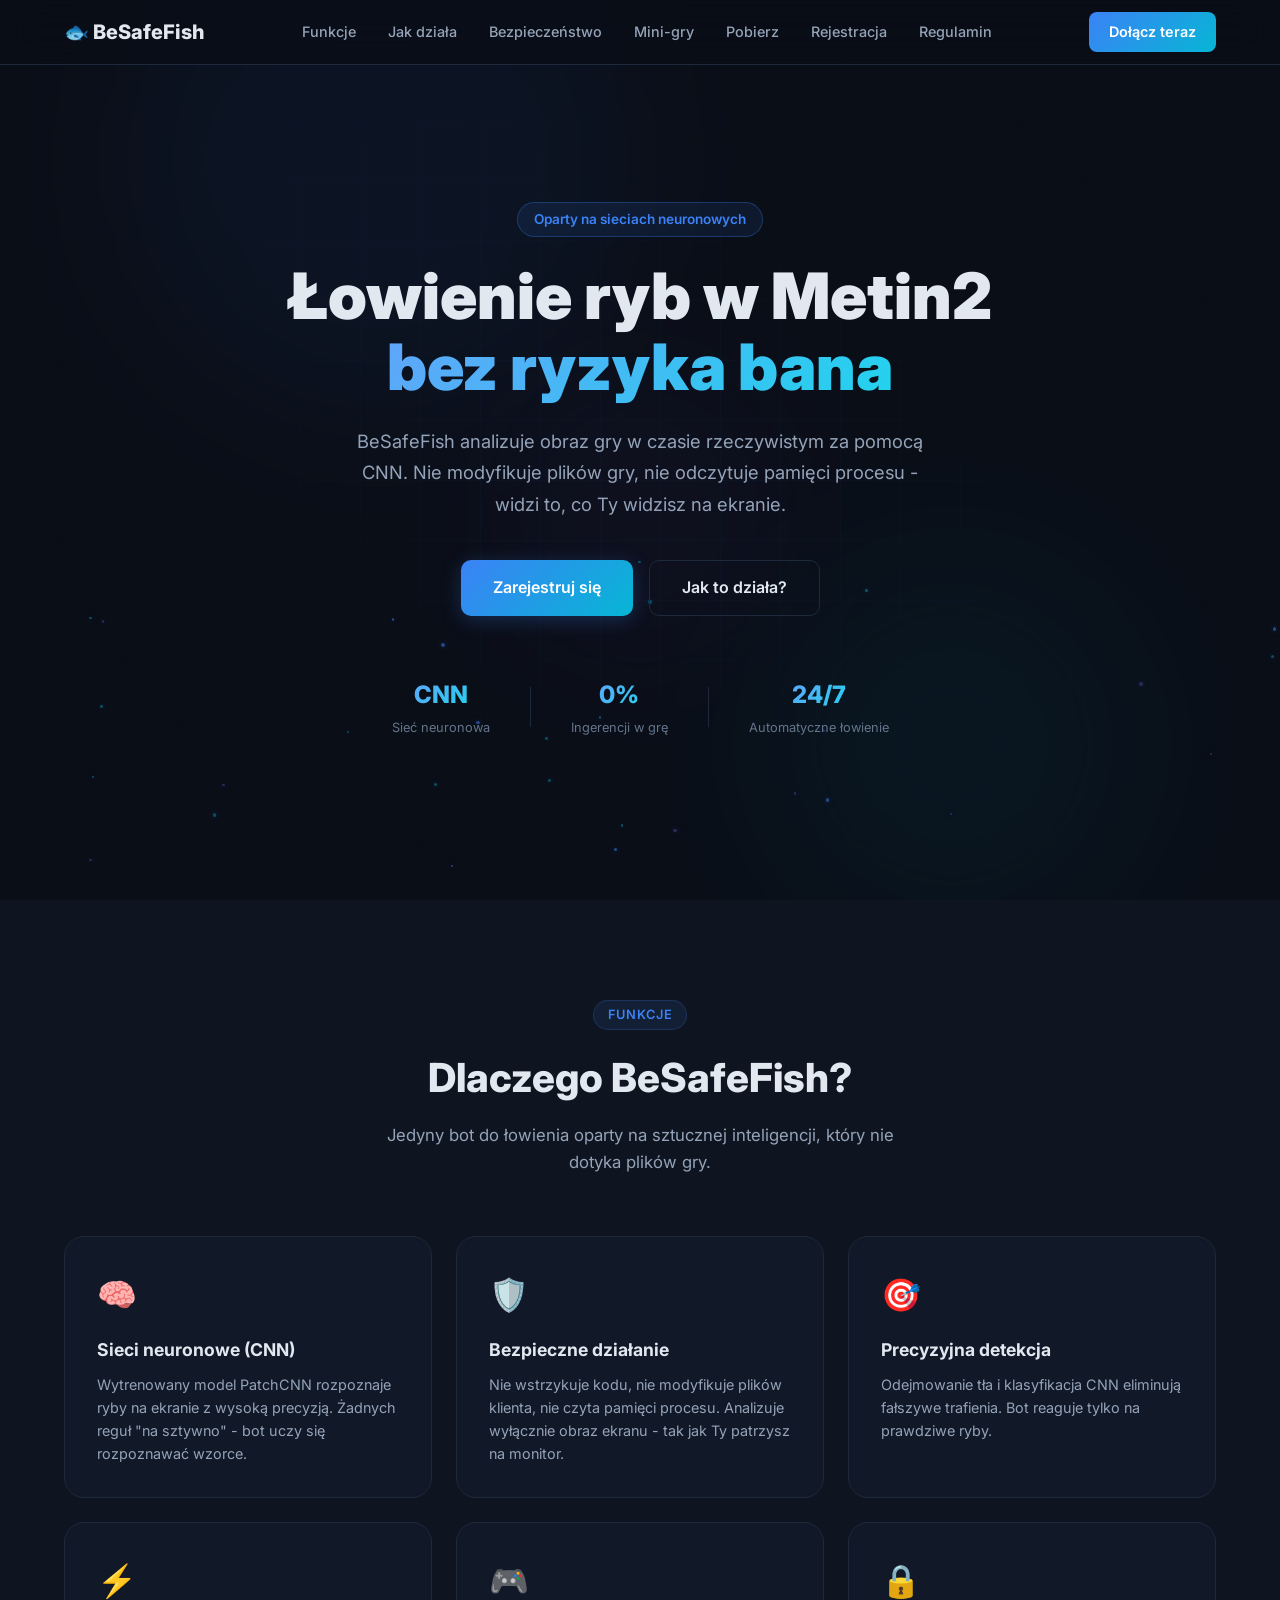
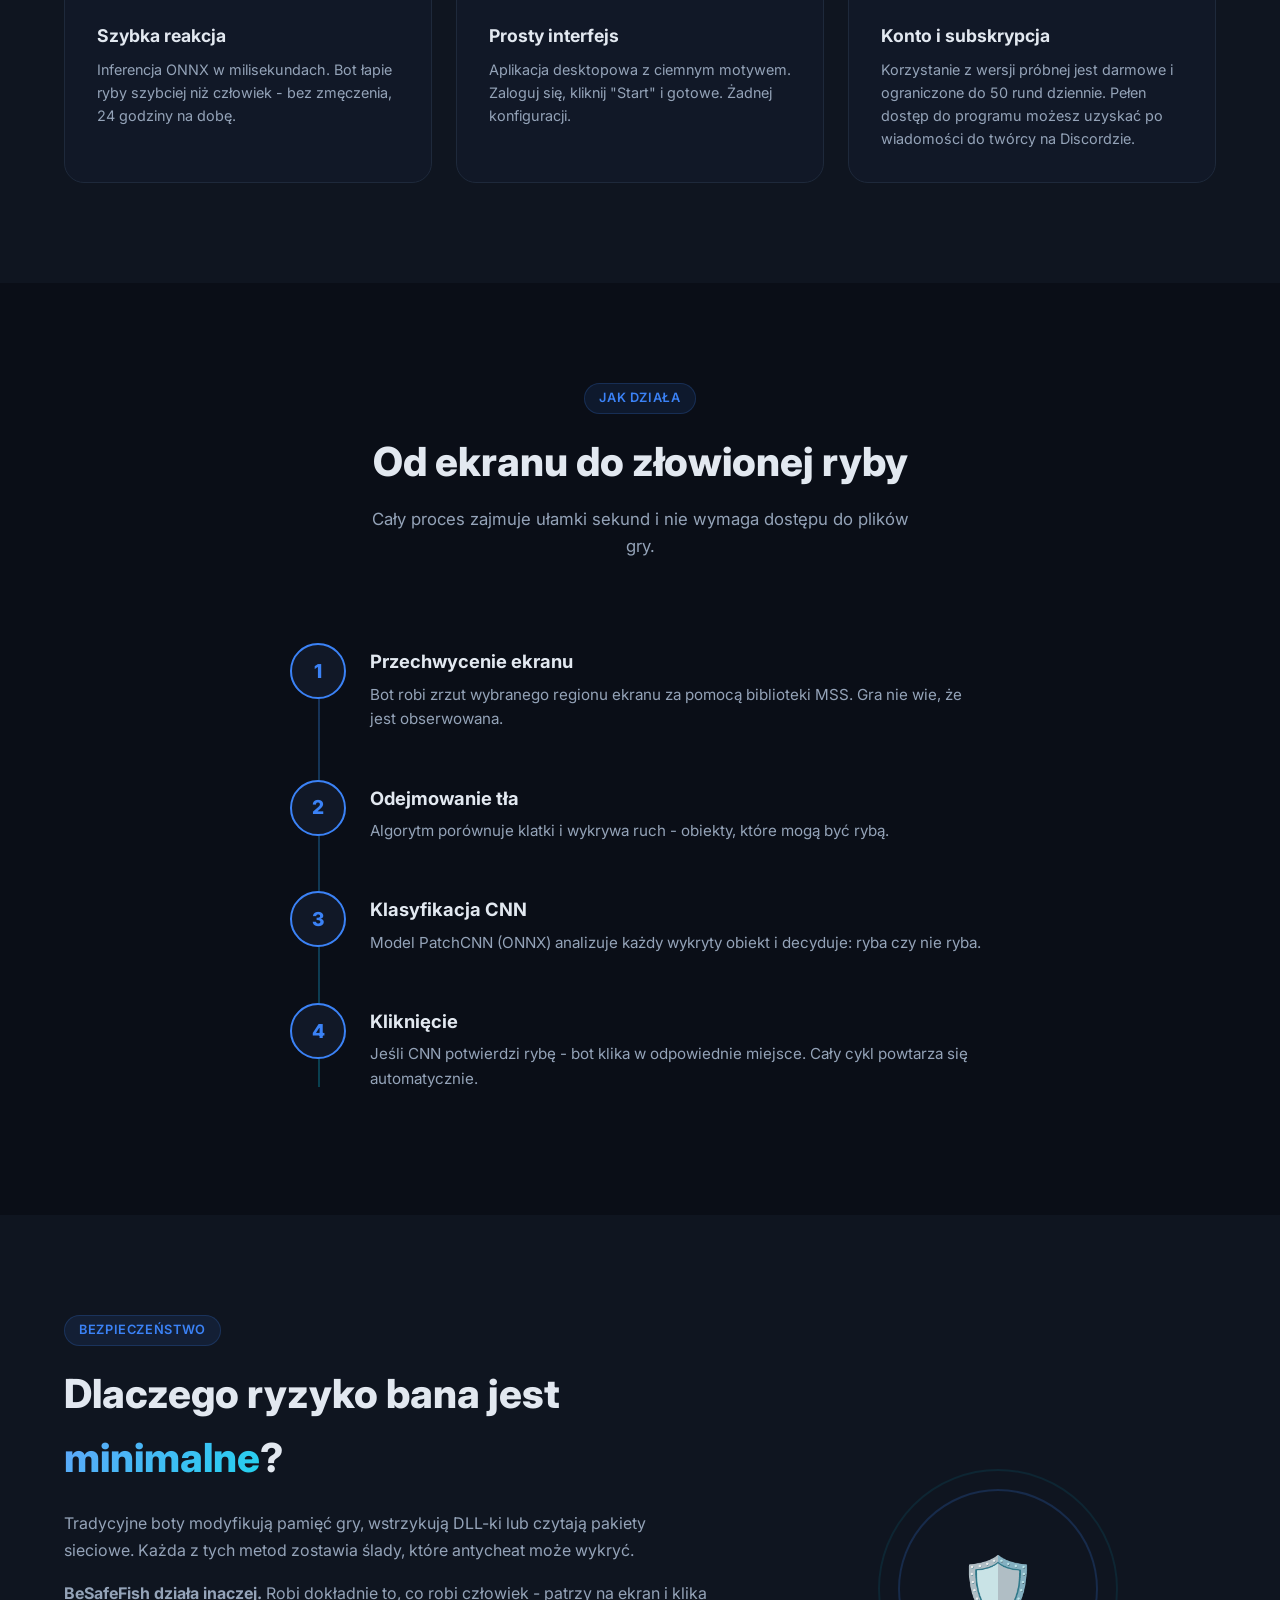
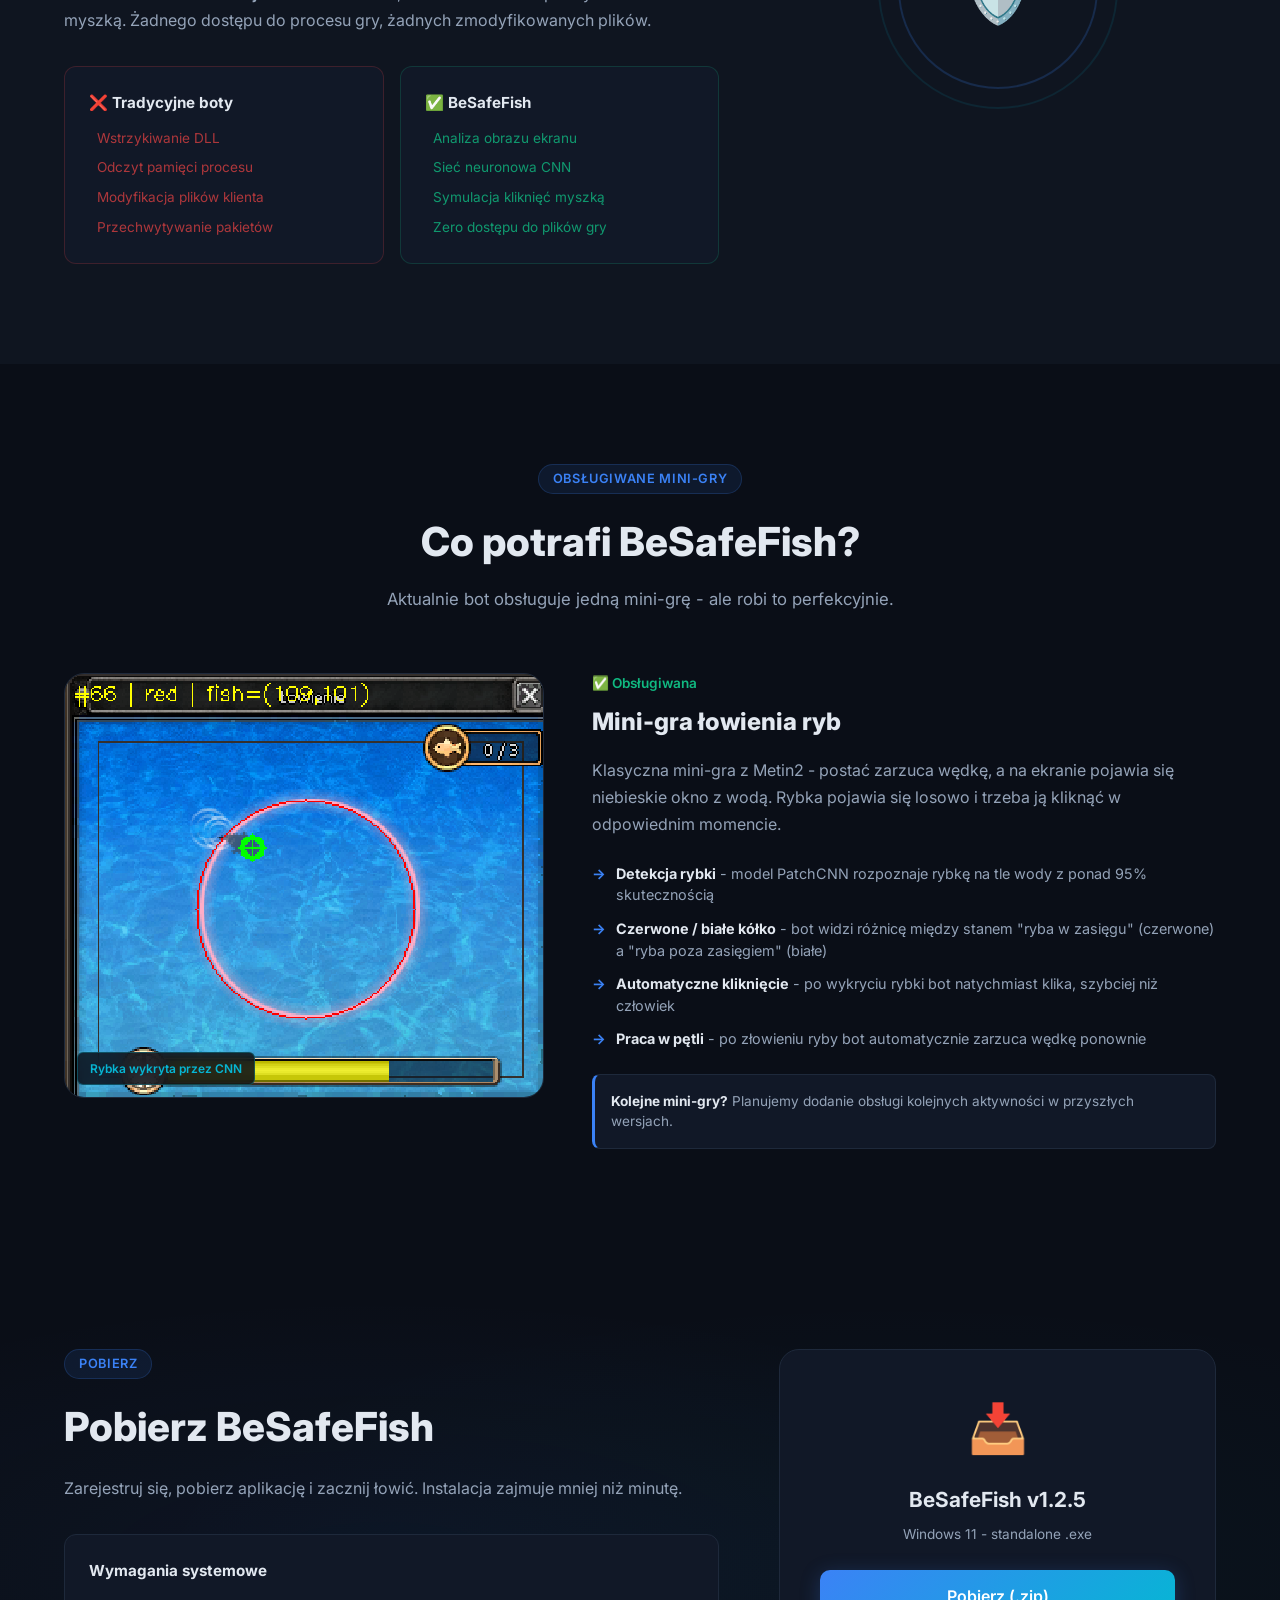
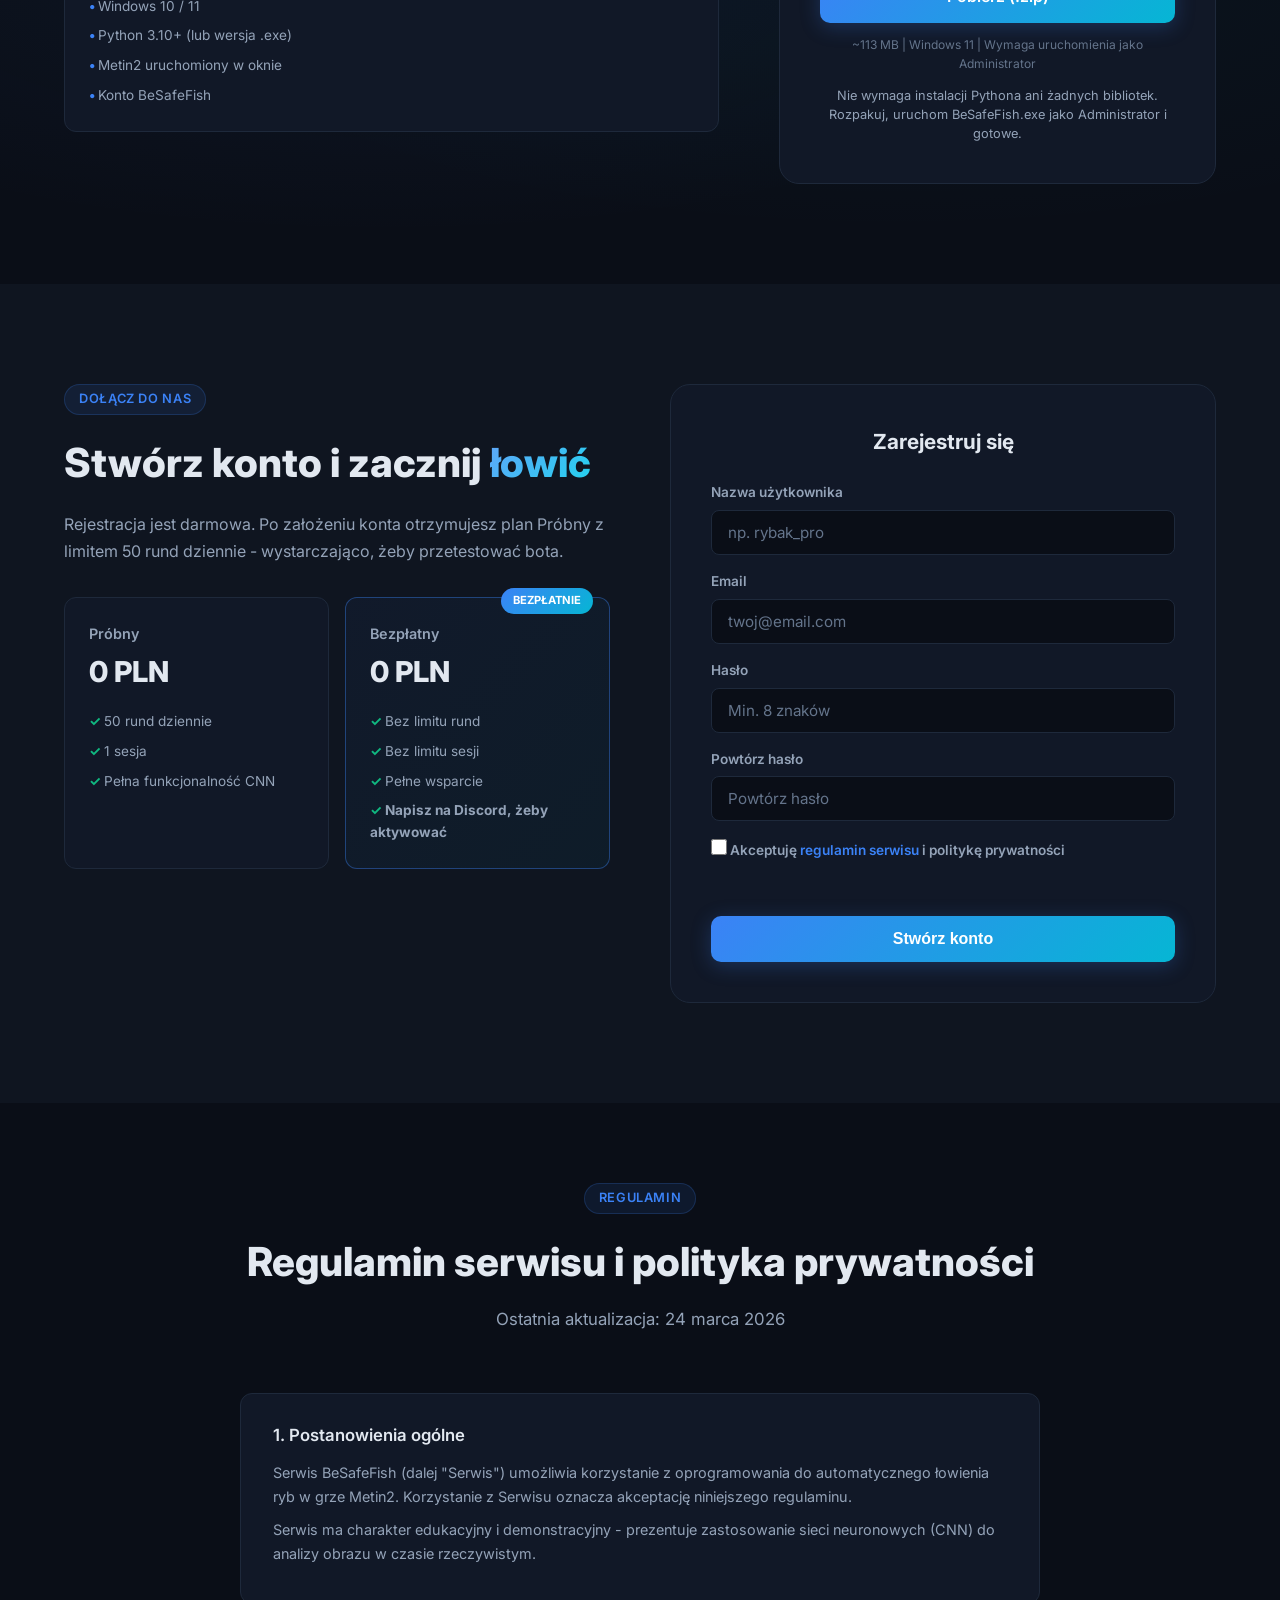
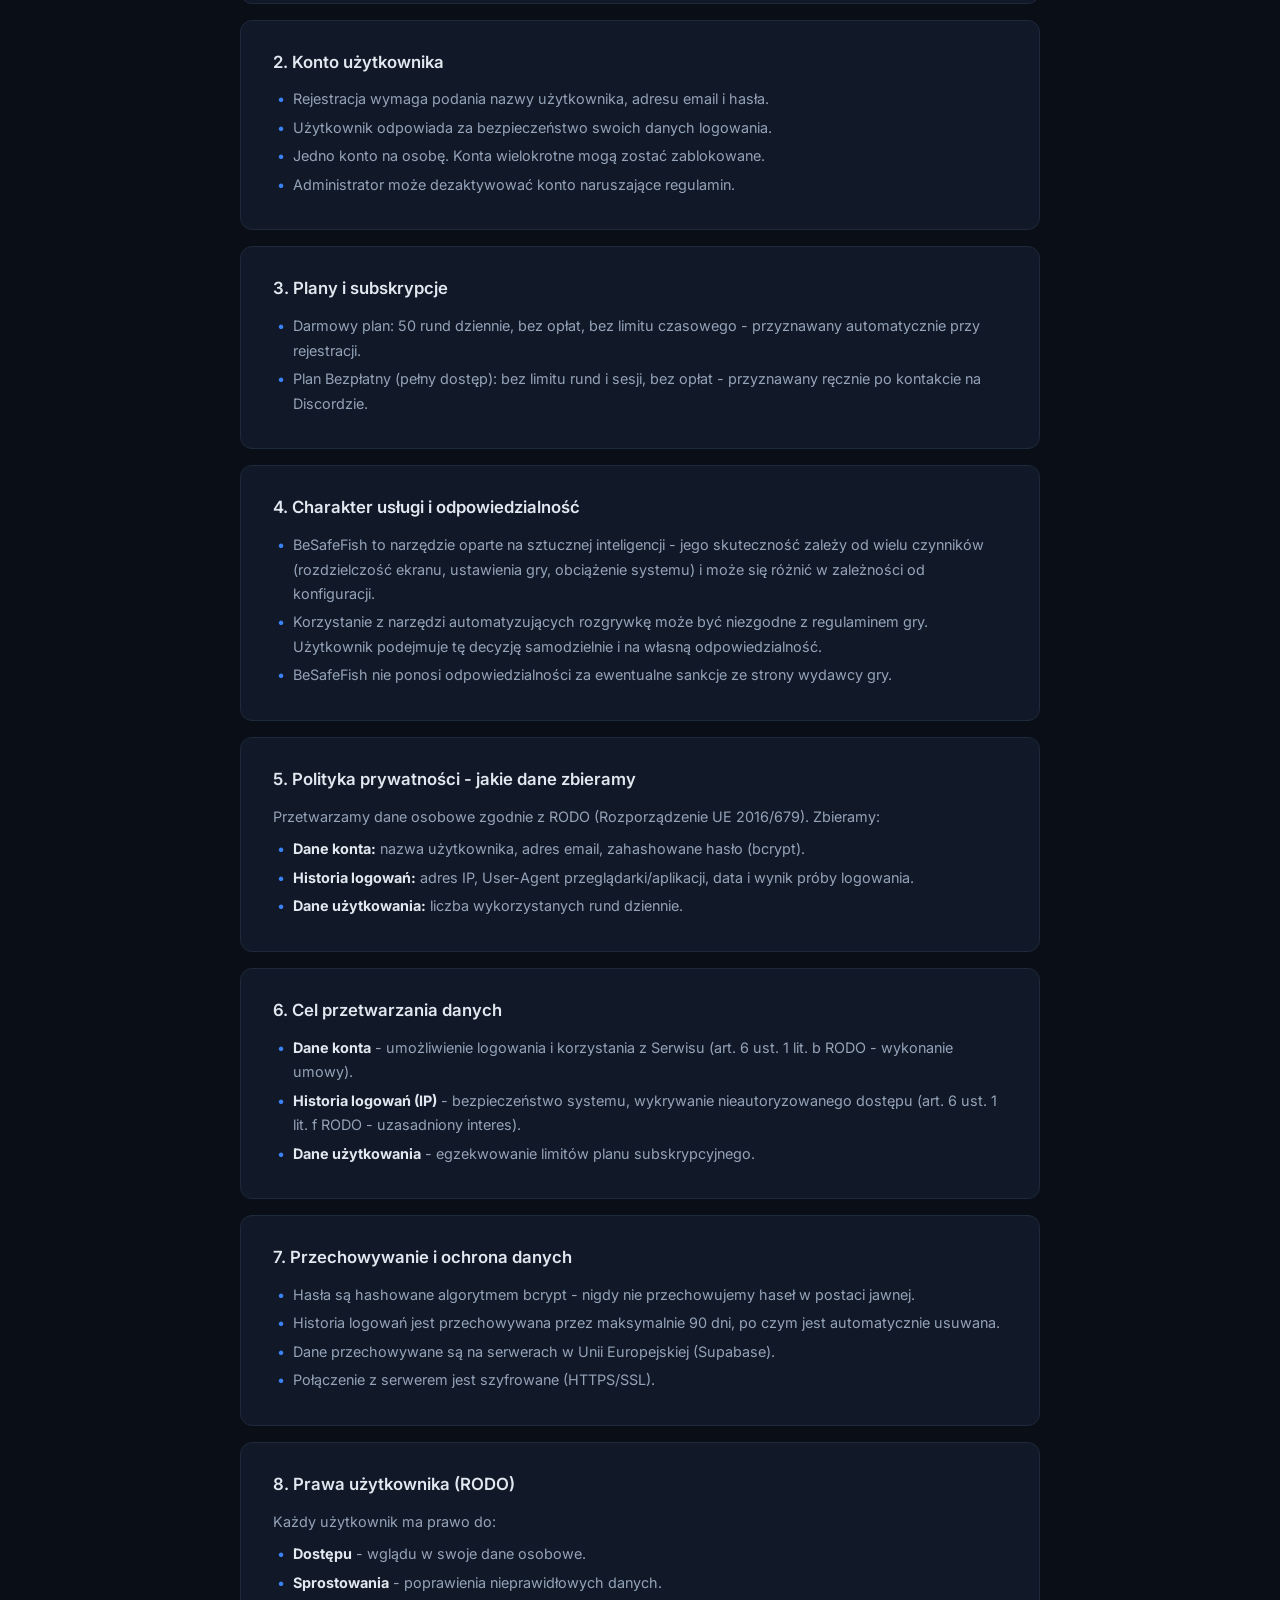
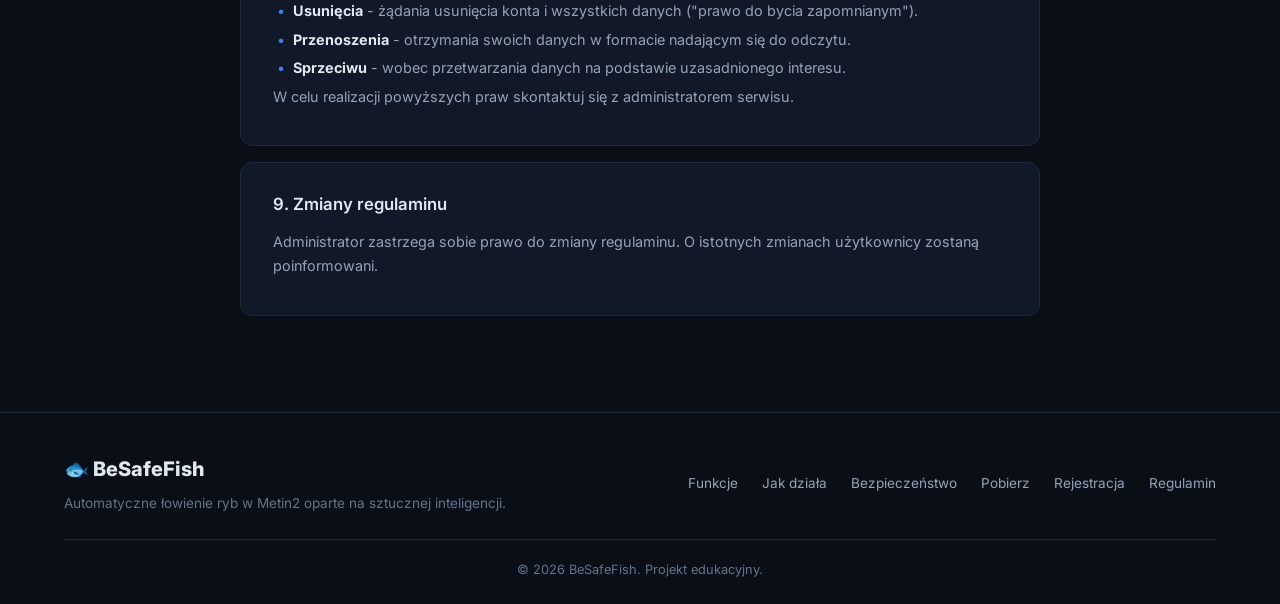
<file: app/website/index.html>
<!DOCTYPE html>
<html lang="pl">
<head>
    <meta charset="UTF-8">
    <meta name="viewport" content="width=device-width, initial-scale=1.0">
    <title>BeSafeFish - Automatyczne łowienie Metin2</title>
    <link rel="stylesheet" href="style.css">
    <link rel="preconnect" href="https://fonts.googleapis.com">
    <link href="https://fonts.googleapis.com/css2?family=Inter:wght@400;500;600;700;800;900&display=swap" rel="stylesheet">
</head>
<body>

<!-- NAV -->
<nav class="navbar">
    <div class="nav-container">
        <a href="#" class="nav-logo">&#x1F41F; BeSafeFish</a>
        <ul class="nav-links">
            <li><a href="#features">Funkcje</a></li>
            <li><a href="#how-it-works">Jak działa</a></li>
            <li><a href="#safety">Bezpieczeństwo</a></li>
            <li><a href="#minigames">Mini-gry</a></li>
            <li><a href="#download">Pobierz</a></li>
            <li><a href="#register">Rejestracja</a></li>
            <li><a href="#terms">Regulamin</a></li>
        </ul>
        <a href="#register" class="nav-cta">Dołącz teraz</a>
    </div>
</nav>

<!-- HERO -->
<section class="hero">
    <div class="hero-bg">
        <div class="hero-particles" id="particles"></div>
        <div class="hero-glow hero-glow-1"></div>
        <div class="hero-glow hero-glow-2"></div>
        <div class="hero-glow hero-glow-3"></div>
        <div class="hero-grid-lines"></div>
    </div>
    <div class="hero-content">
        <div class="hero-badge">Oparty na sieciach neuronowych</div>
        <h1>Łowienie ryb w Metin2<br><span class="gradient-text">bez ryzyka bana</span></h1>
        <p class="hero-subtitle">
            BeSafeFish analizuje obraz gry w czasie rzeczywistym za pomocą CNN.
            Nie modyfikuje plików gry, nie odczytuje pamięci procesu - widzi to, co Ty widzisz na ekranie.
        </p>
        <div class="hero-buttons">
            <a href="#register" class="btn btn-primary">Zarejestruj się</a>
            <a href="#how-it-works" class="btn btn-outline">Jak to działa?</a>
        </div>
        <div class="hero-stats">
            <div class="stat">
                <span class="stat-value">CNN</span>
                <span class="stat-label">Sieć neuronowa</span>
            </div>
            <div class="stat-divider"></div>
            <div class="stat">
                <span class="stat-value">0%</span>
                <span class="stat-label">Ingerencji w grę</span>
            </div>
            <div class="stat-divider"></div>
            <div class="stat">
                <span class="stat-value">24/7</span>
                <span class="stat-label">Automatyczne łowienie</span>
            </div>
        </div>
    </div>
</section>

<!-- FEATURES -->
<section id="features" class="features">
    <div class="container">
        <div class="section-header">
            <span class="section-tag">Funkcje</span>
            <h2>Dlaczego BeSafeFish?</h2>
            <p>Jedyny bot do łowienia oparty na sztucznej inteligencji, który nie dotyka plików gry.</p>
        </div>
        <div class="features-grid">
            <div class="feature-card">
                <div class="feature-icon">&#x1F9E0;</div>
                <h3>Sieci neuronowe (CNN)</h3>
                <p>Wytrenowany model PatchCNN rozpoznaje ryby na ekranie z wysoką precyzją. Żadnych reguł &quot;na sztywno&quot; - bot uczy się rozpoznawać wzorce.</p>
            </div>
            <div class="feature-card">
                <div class="feature-icon">&#x1F6E1;&#xFE0F;</div>
                <h3>Bezpieczne działanie</h3>
                <p>Nie wstrzykuje kodu, nie modyfikuje plików klienta, nie czyta pamięci procesu. Analizuje wyłącznie obraz ekranu - tak jak Ty patrzysz na monitor.</p>
            </div>
            <div class="feature-card">
                <div class="feature-icon">&#x1F3AF;</div>
                <h3>Precyzyjna detekcja</h3>
                <p>Odejmowanie tła i klasyfikacja CNN eliminują fałszywe trafienia. Bot reaguje tylko na prawdziwe ryby.</p>
            </div>
            <div class="feature-card">
                <div class="feature-icon">&#x26A1;</div>
                <h3>Szybka reakcja</h3>
                <p>Inferencja ONNX w milisekundach. Bot łapie ryby szybciej niż człowiek - bez zmęczenia, 24 godziny na dobę.</p>
            </div>
            <div class="feature-card">
                <div class="feature-icon">&#x1F3AE;</div>
                <h3>Prosty interfejs</h3>
                <p>Aplikacja desktopowa z ciemnym motywem. Zaloguj się, kliknij &quot;Start&quot; i gotowe. Żadnej konfiguracji.</p>
            </div>
            <div class="feature-card">
                <div class="feature-icon">&#x1F512;</div>
                <h3>Konto i subskrypcja</h3>
                <p>Korzystanie z wersji próbnej jest darmowe i ograniczone do 50 rund dziennie. Pełen dostęp do programu możesz uzyskać po wiadomości do twórcy na Discordzie.</p>
            </div>
        </div>
    </div>
</section>

<!-- HOW IT WORKS -->
<section id="how-it-works" class="how-it-works">
    <div class="container">
        <div class="section-header">
            <span class="section-tag">Jak działa</span>
            <h2>Od ekranu do złowionej ryby</h2>
            <p>Cały proces zajmuje ułamki sekund i nie wymaga dostępu do plików gry.</p>
        </div>
        <div class="steps">
            <div class="step">
                <div class="step-number">1</div>
                <div class="step-content">
                    <h3>Przechwycenie ekranu</h3>
                    <p>Bot robi zrzut wybranego regionu ekranu za pomocą biblioteki MSS. Gra nie wie, że jest obserwowana.</p>
                </div>
            </div>
            <div class="step">
                <div class="step-number">2</div>
                <div class="step-content">
                    <h3>Odejmowanie tła</h3>
                    <p>Algorytm porównuje klatki i wykrywa ruch - obiekty, które mogą być rybą.</p>
                </div>
            </div>
            <div class="step">
                <div class="step-number">3</div>
                <div class="step-content">
                    <h3>Klasyfikacja CNN</h3>
                    <p>Model PatchCNN (ONNX) analizuje każdy wykryty obiekt i decyduje: ryba czy nie ryba.</p>
                </div>
            </div>
            <div class="step">
                <div class="step-number">4</div>
                <div class="step-content">
                    <h3>Kliknięcie</h3>
                    <p>Jeśli CNN potwierdzi rybę - bot klika w odpowiednie miejsce. Cały cykl powtarza się automatycznie.</p>
                </div>
            </div>
        </div>
    </div>
</section>

<!-- SAFETY -->
<section id="safety" class="safety">
    <div class="container">
        <div class="safety-grid">
            <div class="safety-content">
                <span class="section-tag">Bezpieczeństwo</span>
                <h2>Dlaczego ryzyko bana jest <span class="gradient-text">minimalne</span>?</h2>
                <p>Tradycyjne boty modyfikują pamięć gry, wstrzykują DLL-ki lub czytają pakiety sieciowe. Każda z tych metod zostawia ślady, które antycheat może wykryć.</p>
                <p><strong>BeSafeFish działa inaczej.</strong> Robi dokładnie to, co robi człowiek - patrzy na ekran i klika myszką. Żadnego dostępu do procesu gry, żadnych zmodyfikowanych plików.</p>
                <div class="safety-comparison">
                    <div class="comparison-col comparison-bad">
                        <h4>&#x274C; Tradycyjne boty</h4>
                        <ul>
                            <li>Wstrzykiwanie DLL</li>
                            <li>Odczyt pamięci procesu</li>
                            <li>Modyfikacja plików klienta</li>
                            <li>Przechwytywanie pakietów</li>
                        </ul>
                    </div>
                    <div class="comparison-col comparison-good">
                        <h4>&#x2705; BeSafeFish</h4>
                        <ul>
                            <li>Analiza obrazu ekranu</li>
                            <li>Sieć neuronowa CNN</li>
                            <li>Symulacja kliknięć myszką</li>
                            <li>Zero dostępu do plików gry</li>
                        </ul>
                    </div>
                </div>
            </div>
            <div class="safety-visual">
                <div class="shield-graphic">
                    <div class="shield-icon">&#x1F6E1;&#xFE0F;</div>
                    <div class="shield-ring"></div>
                    <div class="shield-ring shield-ring-2"></div>
                </div>
            </div>
        </div>
    </div>
</section>

<!-- MINI-GRY -->
<section id="minigames" class="minigames">
    <div class="container">
        <div class="section-header">
            <span class="section-tag">Obsługiwane mini-gry</span>
            <h2>Co potrafi BeSafeFish?</h2>
            <p>Aktualnie bot obsługuje jedną mini-grę - ale robi to perfekcyjnie.</p>
        </div>
        <div class="minigame-showcase">
            <div class="minigame-image">
                <img src="img/minigame_fish_detected.png" alt="Mini-gra łowienia - rybka wykryta przez CNN">
                <div class="minigame-image-badge">Rybka wykryta przez CNN</div>
            </div>
            <div class="minigame-details">
                <div class="minigame-status">&#x2705; Obsługiwana</div>
                <h3>Mini-gra łowienia ryb</h3>
                <p>Klasyczna mini-gra z Metin2 - postać zarzuca wędkę, a na ekranie pojawia się niebieskie okno z wodą. Rybka pojawia się losowo i trzeba ją kliknąć w odpowiednim momencie.</p>
                <ul class="minigame-features">
                    <li><strong>Detekcja rybki</strong> - model PatchCNN rozpoznaje rybkę na tle wody z ponad 95% skutecznością</li>
                    <li><strong>Czerwone / białe kółko</strong> - bot widzi różnicę między stanem "ryba w zasięgu" (czerwone) a "ryba poza zasięgiem" (białe)</li>
                    <li><strong>Automatyczne kliknięcie</strong> - po wykryciu rybki bot natychmiast klika, szybciej niż człowiek</li>
                    <li><strong>Praca w pętli</strong> - po złowieniu ryby bot automatycznie zarzuca wędkę ponownie</li>
                </ul>
                <div class="minigame-note">
                    <strong>Kolejne mini-gry?</strong> Planujemy dodanie obsługi kolejnych aktywności w przyszłych wersjach.
                </div>
            </div>
        </div>
    </div>
</section>

<!-- DOWNLOAD -->
<section id="download" class="download">
    <div class="container">
        <div class="download-box">
            <div class="download-info">
                <span class="section-tag">Pobierz</span>
                <h2>Pobierz BeSafeFish</h2>
                <p>Zarejestruj się, pobierz aplikację i zacznij łowić. Instalacja zajmuje mniej niż minutę.</p>
                <div class="download-requirements">
                    <h4>Wymagania systemowe</h4>
                    <ul>
                        <li>Windows 10 / 11</li>
                        <li>Python 3.10+ (lub wersja .exe)</li>
                        <li>Metin2 uruchomiony w oknie</li>
                        <li>Konto BeSafeFish</li>
                    </ul>
                </div>
            </div>
            <div class="download-action">
                <div class="download-card">
                    <div class="download-icon">&#x1F4E5;</div>
                    <h3>BeSafeFish v1.2.5</h3>
                    <p class="download-version">Windows 11 - standalone .exe</p>
                    <a href="https://github.com/kamilkacperczyk/Kosa/releases/latest/download/BeSafeFish.zip" class="btn btn-primary btn-full">Pobierz (.zip)</a>
                    <p class="download-size">~113 MB | Windows 11 | Wymaga uruchomienia jako Administrator</p>
                    <p class="download-note">Nie wymaga instalacji Pythona ani żadnych bibliotek.<br>Rozpakuj, uruchom BeSafeFish.exe jako Administrator i gotowe.</p>
                </div>
            </div>
        </div>
    </div>
</section>

<!-- REGISTER -->
<section id="register" class="register">
    <div class="container">
        <div class="register-grid">
            <div class="register-info">
                <span class="section-tag">Dołącz do nas</span>
                <h2>Stwórz konto i zacznij <span class="gradient-text">łowić</span></h2>
                <p>Rejestracja jest darmowa. Po założeniu konta otrzymujesz plan Próbny z limitem 50 rund dziennie - wystarczająco, żeby przetestować bota.</p>
                <div class="plan-cards">
                    <div class="plan-card">
                        <div class="plan-name">Próbny</div>
                        <div class="plan-price">0 PLN</div>
                        <ul>
                            <li>50 rund dziennie</li>
                            <li>1 sesja</li>
                            <li>Pełna funkcjonalność CNN</li>
                        </ul>
                    </div>
                    <div class="plan-card plan-premium">
                        <div class="plan-badge">Bezpłatnie</div>
                        <div class="plan-name">Bezpłatny</div>
                        <div class="plan-price">0 PLN</div>
                        <ul>
                            <li>Bez limitu rund</li>
                            <li>Bez limitu sesji</li>
                            <li>Pełne wsparcie</li>
                            <li><strong>Napisz na Discord, żeby aktywować</strong></li>
                        </ul>
                    </div>
                </div>
            </div>
            <div class="register-form-wrapper">
                <form class="register-form" id="registerForm">
                    <h3>Zarejestruj się</h3>
                    <div class="form-group">
                        <label for="reg-username">Nazwa użytkownika</label>
                        <input type="text" id="reg-username" placeholder="np. rybak_pro" required minlength="3">
                    </div>
                    <div class="form-group">
                        <label for="reg-email">Email</label>
                        <input type="email" id="reg-email" placeholder="twoj@email.com" required>
                    </div>
                    <div class="form-group">
                        <label for="reg-password">Hasło</label>
                        <input type="password" id="reg-password" placeholder="Min. 8 znaków" required minlength="8" maxlength="64">
                    </div>
                    <div class="form-group">
                        <label for="reg-confirm">Powtórz hasło</label>
                        <input type="password" id="reg-confirm" placeholder="Powtórz hasło" required>
                    </div>
                    <div class="form-group form-group-checkbox">
                        <label class="checkbox-label">
                            <input type="checkbox" id="reg-terms">
                            <span>Akceptuję <a href="#terms">regulamin serwisu</a> i politykę prywatności</span>
                        </label>
                    </div>
                    <div class="form-message" id="formMessage"></div>
                    <button type="submit" class="btn btn-primary btn-full">Stwórz konto</button>
                </form>
            </div>
        </div>
    </div>
</section>

<!-- REGULAMIN -->
<section id="terms" class="terms">
    <div class="container">
        <div class="section-header">
            <span class="section-tag">Regulamin</span>
            <h2>Regulamin serwisu i polityka prywatności</h2>
            <p>Ostatnia aktualizacja: 24 marca 2026</p>
        </div>
        <div class="terms-content">
            <div class="terms-block">
                <h3>1. Postanowienia ogólne</h3>
                <p>Serwis BeSafeFish (dalej "Serwis") umożliwia korzystanie z oprogramowania do automatycznego łowienia ryb w grze Metin2. Korzystanie z Serwisu oznacza akceptację niniejszego regulaminu.</p>
                <p>Serwis ma charakter edukacyjny i demonstracyjny - prezentuje zastosowanie sieci neuronowych (CNN) do analizy obrazu w czasie rzeczywistym.</p>
            </div>

            <div class="terms-block">
                <h3>2. Konto użytkownika</h3>
                <ul>
                    <li>Rejestracja wymaga podania nazwy użytkownika, adresu email i hasła.</li>
                    <li>Użytkownik odpowiada za bezpieczeństwo swoich danych logowania.</li>
                    <li>Jedno konto na osobę. Konta wielokrotne mogą zostać zablokowane.</li>
                    <li>Administrator może dezaktywować konto naruszające regulamin.</li>
                </ul>
            </div>

            <div class="terms-block">
                <h3>3. Plany i subskrypcje</h3>
                <ul>
                    <li>Darmowy plan: 50 rund dziennie, bez opłat, bez limitu czasowego - przyznawany automatycznie przy rejestracji.</li>
                    <li>Plan Bezpłatny (pełny dostęp): bez limitu rund i sesji, bez opłat - przyznawany ręcznie po kontakcie na Discordzie.</li>
                </ul>
            </div>

            <div class="terms-block">
                <h3>4. Charakter usługi i odpowiedzialność</h3>
                <ul>
                    <li>BeSafeFish to narzędzie oparte na sztucznej inteligencji - jego skuteczność zależy od wielu czynników (rozdzielczość ekranu, ustawienia gry, obciążenie systemu) i może się różnić w zależności od konfiguracji.</li>
                    <li>Korzystanie z narzędzi automatyzujących rozgrywkę może być niezgodne z regulaminem gry. Użytkownik podejmuje tę decyzję samodzielnie i na własną odpowiedzialność.</li>
                    <li>BeSafeFish nie ponosi odpowiedzialności za ewentualne sankcje ze strony wydawcy gry.</li>
                </ul>
            </div>

            <div class="terms-block">
                <h3>5. Polityka prywatności - jakie dane zbieramy</h3>
                <p>Przetwarzamy dane osobowe zgodnie z RODO (Rozporządzenie UE 2016/679). Zbieramy:</p>
                <ul>
                    <li><strong>Dane konta:</strong> nazwa użytkownika, adres email, zahashowane hasło (bcrypt).</li>
                    <li><strong>Historia logowań:</strong> adres IP, User-Agent przeglądarki/aplikacji, data i wynik próby logowania.</li>
                    <li><strong>Dane użytkowania:</strong> liczba wykorzystanych rund dziennie.</li>
                </ul>
            </div>

            <div class="terms-block">
                <h3>6. Cel przetwarzania danych</h3>
                <ul>
                    <li><strong>Dane konta</strong> - umożliwienie logowania i korzystania z Serwisu (art. 6 ust. 1 lit. b RODO - wykonanie umowy).</li>
                    <li><strong>Historia logowań (IP)</strong> - bezpieczeństwo systemu, wykrywanie nieautoryzowanego dostępu (art. 6 ust. 1 lit. f RODO - uzasadniony interes).</li>
                    <li><strong>Dane użytkowania</strong> - egzekwowanie limitów planu subskrypcyjnego.</li>
                </ul>
            </div>

            <div class="terms-block">
                <h3>7. Przechowywanie i ochrona danych</h3>
                <ul>
                    <li>Hasła są hashowane algorytmem bcrypt - nigdy nie przechowujemy haseł w postaci jawnej.</li>
                    <li>Historia logowań jest przechowywana przez maksymalnie 90 dni, po czym jest automatycznie usuwana.</li>
                    <li>Dane przechowywane są na serwerach w Unii Europejskiej (Supabase).</li>
                    <li>Połączenie z serwerem jest szyfrowane (HTTPS/SSL).</li>
                </ul>
            </div>

            <div class="terms-block">
                <h3>8. Prawa użytkownika (RODO)</h3>
                <p>Każdy użytkownik ma prawo do:</p>
                <ul>
                    <li><strong>Dostępu</strong> - wglądu w swoje dane osobowe.</li>
                    <li><strong>Sprostowania</strong> - poprawienia nieprawidłowych danych.</li>
                    <li><strong>Usunięcia</strong> - żądania usunięcia konta i wszystkich danych ("prawo do bycia zapomnianym").</li>
                    <li><strong>Przenoszenia</strong> - otrzymania swoich danych w formacie nadającym się do odczytu.</li>
                    <li><strong>Sprzeciwu</strong> - wobec przetwarzania danych na podstawie uzasadnionego interesu.</li>
                </ul>
                <p>W celu realizacji powyższych praw skontaktuj się z administratorem serwisu.</p>
            </div>

            <div class="terms-block">
                <h3>9. Zmiany regulaminu</h3>
                <p>Administrator zastrzega sobie prawo do zmiany regulaminu. O istotnych zmianach użytkownicy zostaną poinformowani.</p>
            </div>
        </div>
    </div>
</section>

<!-- FOOTER -->
<footer class="footer">
    <div class="container">
        <div class="footer-content">
            <div class="footer-brand">
                <span class="nav-logo">&#x1F41F; BeSafeFish</span>
                <p>Automatyczne łowienie ryb w Metin2 oparte na sztucznej inteligencji.</p>
            </div>
            <div class="footer-links">
                <a href="#features">Funkcje</a>
                <a href="#how-it-works">Jak działa</a>
                <a href="#safety">Bezpieczeństwo</a>
                <a href="#download">Pobierz</a>
                <a href="#register">Rejestracja</a>
                <a href="#terms">Regulamin</a>
            </div>
        </div>
        <div class="footer-bottom">
            <p>&copy; 2026 BeSafeFish. Projekt edukacyjny.</p>
        </div>
    </div>
</footer>

<script src="script.js"></script>
</body>
</html>
</file>
<file: app/website/style.css>
/* ===== RESET & BASE ===== */
*, *::before, *::after {
    margin: 0;
    padding: 0;
    box-sizing: border-box;
}

:root {
    --bg-dark: #0a0e17;
    --bg-card: #111827;
    --bg-card-hover: #1a2332;
    --bg-surface: #0f1520;
    --border: #1e293b;
    --text: #e2e8f0;
    --text-muted: #94a3b8;
    --text-dim: #64748b;
    --primary: #3b82f6;
    --primary-hover: #2563eb;
    --primary-glow: rgba(59, 130, 246, 0.25);
    --accent: #06b6d4;
    --gradient: linear-gradient(135deg, #3b82f6, #06b6d4);
    --gradient-text: linear-gradient(135deg, #60a5fa, #22d3ee);
    --success: #10b981;
    --danger: #ef4444;
    --radius: 12px;
    --radius-lg: 20px;
}

html {
    scroll-behavior: smooth;
}

body {
    font-family: 'Inter', -apple-system, BlinkMacSystemFont, sans-serif;
    background: var(--bg-dark);
    color: var(--text);
    line-height: 1.6;
    overflow-x: hidden;
}

.container {
    max-width: 1200px;
    margin: 0 auto;
    padding: 0 24px;
}

/* ===== NAVBAR ===== */
.navbar {
    position: fixed;
    top: 0;
    left: 0;
    right: 0;
    z-index: 100;
    background: rgba(10, 14, 23, 0.85);
    backdrop-filter: blur(20px);
    border-bottom: 1px solid var(--border);
}

.nav-container {
    max-width: 1200px;
    margin: 0 auto;
    padding: 0 24px;
    display: flex;
    align-items: center;
    justify-content: space-between;
    height: 64px;
}

.nav-logo {
    font-size: 1.25rem;
    font-weight: 800;
    color: var(--text);
    text-decoration: none;
}

.nav-links {
    display: flex;
    list-style: none;
    gap: 32px;
}

.nav-links a {
    color: var(--text-muted);
    text-decoration: none;
    font-size: 0.9rem;
    font-weight: 500;
    transition: color 0.2s;
}

.nav-links a:hover {
    color: var(--text);
}

.nav-cta {
    background: var(--gradient);
    color: #fff;
    padding: 8px 20px;
    border-radius: 8px;
    font-size: 0.9rem;
    font-weight: 600;
    text-decoration: none;
    transition: opacity 0.2s;
}

.nav-cta:hover {
    opacity: 0.9;
}

/* ===== HERO ===== */
.hero {
    position: relative;
    min-height: 100vh;
    display: flex;
    align-items: center;
    justify-content: center;
    text-align: center;
    padding: 120px 24px 80px;
    overflow: hidden;
    background: var(--bg-dark);
}

.hero-bg {
    position: absolute;
    inset: 0;
    overflow: hidden;
}

/* Animowane swiecace plamy */
.hero-glow {
    position: absolute;
    border-radius: 50%;
    filter: blur(80px);
    opacity: 0.4;
    animation: float 8s ease-in-out infinite;
}

.hero-glow-1 {
    width: 500px;
    height: 500px;
    background: rgba(59, 130, 246, 0.15);
    top: -10%;
    left: 10%;
    animation-duration: 8s;
}

.hero-glow-2 {
    width: 400px;
    height: 400px;
    background: rgba(6, 182, 212, 0.12);
    bottom: -5%;
    right: 10%;
    animation-duration: 10s;
    animation-delay: -3s;
}

.hero-glow-3 {
    width: 300px;
    height: 300px;
    background: rgba(139, 92, 246, 0.1);
    top: 40%;
    left: 50%;
    transform: translateX(-50%);
    animation-duration: 12s;
    animation-delay: -5s;
}

@keyframes float {
    0%, 100% { transform: translate(0, 0); }
    25% { transform: translate(30px, -20px); }
    50% { transform: translate(-20px, 30px); }
    75% { transform: translate(20px, 20px); }
}

/* Siatka perspektywiczna */
.hero-grid-lines {
    position: absolute;
    inset: 0;
    background-image:
        linear-gradient(rgba(59, 130, 246, 0.03) 1px, transparent 1px),
        linear-gradient(90deg, rgba(59, 130, 246, 0.03) 1px, transparent 1px);
    background-size: 60px 60px;
    mask-image: radial-gradient(ellipse at center, black 20%, transparent 70%);
    -webkit-mask-image: radial-gradient(ellipse at center, black 20%, transparent 70%);
}

/* Czasteczki (JS) */
.hero-particles {
    position: absolute;
    inset: 0;
}

.particle {
    position: absolute;
    width: 3px;
    height: 3px;
    background: rgba(59, 130, 246, 0.5);
    border-radius: 50%;
    animation: drift linear infinite;
    box-shadow: 0 0 6px rgba(59, 130, 246, 0.3);
}

@keyframes drift {
    0% {
        transform: translateY(0) translateX(0);
        opacity: 0;
    }
    10% {
        opacity: 1;
    }
    90% {
        opacity: 1;
    }
    100% {
        transform: translateY(-100vh) translateX(40px);
        opacity: 0;
    }
}

.hero-content {
    position: relative;
    max-width: 800px;
    z-index: 2;
}

.hero-badge {
    display: inline-block;
    background: rgba(59, 130, 246, 0.1);
    border: 1px solid rgba(59, 130, 246, 0.3);
    color: var(--primary);
    padding: 6px 16px;
    border-radius: 100px;
    font-size: 0.85rem;
    font-weight: 600;
    margin-bottom: 24px;
    animation: badge-glow 3s ease-in-out infinite;
}

@keyframes badge-glow {
    0%, 100% { box-shadow: 0 0 10px rgba(59, 130, 246, 0.1); }
    50% { box-shadow: 0 0 25px rgba(59, 130, 246, 0.2); }
}

.hero h1 {
    font-size: clamp(2.5rem, 6vw, 4rem);
    font-weight: 900;
    line-height: 1.1;
    margin-bottom: 24px;
}

.gradient-text {
    background: var(--gradient-text);
    -webkit-background-clip: text;
    -webkit-text-fill-color: transparent;
    background-clip: text;
}

.hero-subtitle {
    font-size: 1.15rem;
    color: var(--text-muted);
    max-width: 600px;
    margin: 0 auto 40px;
    line-height: 1.7;
}

.hero-buttons {
    display: flex;
    gap: 16px;
    justify-content: center;
    flex-wrap: wrap;
    margin-bottom: 60px;
}

.btn {
    display: inline-flex;
    align-items: center;
    padding: 14px 32px;
    border-radius: 10px;
    font-size: 1rem;
    font-weight: 600;
    text-decoration: none;
    transition: all 0.2s;
    cursor: pointer;
    border: none;
}

.btn-primary {
    background: var(--gradient);
    color: #fff;
    box-shadow: 0 4px 20px var(--primary-glow);
}

.btn-primary:hover {
    transform: translateY(-2px);
    box-shadow: 0 8px 30px var(--primary-glow);
}

.btn-outline {
    background: transparent;
    color: var(--text);
    border: 1px solid var(--border);
}

.btn-outline:hover {
    background: var(--bg-card);
    border-color: var(--text-dim);
}

.btn-full {
    width: 100%;
    justify-content: center;
}

.hero-stats {
    display: flex;
    align-items: center;
    justify-content: center;
    gap: 40px;
}

.stat {
    display: flex;
    flex-direction: column;
    align-items: center;
}

.stat-value {
    font-size: 1.5rem;
    font-weight: 800;
    background: var(--gradient-text);
    -webkit-background-clip: text;
    -webkit-text-fill-color: transparent;
    background-clip: text;
}

.stat-label {
    font-size: 0.8rem;
    color: var(--text-dim);
    margin-top: 4px;
}

.stat-divider {
    width: 1px;
    height: 40px;
    background: var(--border);
}

/* ===== SECTIONS COMMON ===== */
.section-header {
    text-align: center;
    margin-bottom: 60px;
}

.section-tag {
    display: inline-block;
    background: rgba(59, 130, 246, 0.1);
    border: 1px solid rgba(59, 130, 246, 0.2);
    color: var(--primary);
    padding: 4px 14px;
    border-radius: 100px;
    font-size: 0.8rem;
    font-weight: 600;
    text-transform: uppercase;
    letter-spacing: 0.05em;
    margin-bottom: 16px;
}

.section-header h2 {
    font-size: clamp(1.8rem, 4vw, 2.5rem);
    font-weight: 800;
    margin-bottom: 12px;
}

.section-header p {
    font-size: 1.05rem;
    color: var(--text-muted);
    max-width: 550px;
    margin: 0 auto;
}

/* ===== FEATURES ===== */
.features {
    padding: 100px 0;
    background: var(--bg-surface);
}

.features-grid {
    display: grid;
    grid-template-columns: repeat(3, 1fr);
    gap: 24px;
}

.feature-card {
    background: var(--bg-card);
    border: 1px solid var(--border);
    border-radius: var(--radius-lg);
    padding: 32px;
    transition: all 0.3s;
}

.feature-card:hover {
    background: var(--bg-card-hover);
    border-color: rgba(59, 130, 246, 0.3);
    transform: translateY(-4px);
}

.feature-icon {
    font-size: 2rem;
    margin-bottom: 16px;
}

.feature-card h3 {
    font-size: 1.1rem;
    font-weight: 700;
    margin-bottom: 8px;
}

.feature-card p {
    font-size: 0.9rem;
    color: var(--text-muted);
    line-height: 1.6;
}

/* ===== HOW IT WORKS ===== */
.how-it-works {
    padding: 100px 0;
}

.steps {
    max-width: 700px;
    margin: 0 auto;
    display: flex;
    flex-direction: column;
    gap: 0;
    position: relative;
}

.steps::before {
    content: '';
    position: absolute;
    left: 28px;
    top: 28px;
    bottom: 28px;
    width: 2px;
    background: linear-gradient(to bottom, var(--primary), var(--accent));
    opacity: 0.3;
}

.step {
    display: flex;
    gap: 24px;
    align-items: flex-start;
    padding: 24px 0;
}

.step-number {
    width: 56px;
    height: 56px;
    min-width: 56px;
    background: var(--bg-card);
    border: 2px solid var(--primary);
    border-radius: 50%;
    display: flex;
    align-items: center;
    justify-content: center;
    font-size: 1.2rem;
    font-weight: 800;
    color: var(--primary);
    position: relative;
    z-index: 1;
}

.step-content h3 {
    font-size: 1.15rem;
    font-weight: 700;
    margin-bottom: 6px;
    margin-top: 4px;
}

.step-content p {
    color: var(--text-muted);
    font-size: 0.95rem;
}

/* ===== SAFETY ===== */
.safety {
    padding: 100px 0;
    background: var(--bg-surface);
}

.safety-grid {
    display: grid;
    grid-template-columns: 1.2fr 0.8fr;
    gap: 60px;
    align-items: center;
}

.safety-content h2 {
    font-size: clamp(1.8rem, 4vw, 2.5rem);
    font-weight: 800;
    margin-bottom: 20px;
}

.safety-content p {
    color: var(--text-muted);
    margin-bottom: 16px;
    line-height: 1.7;
}

.safety-comparison {
    display: grid;
    grid-template-columns: 1fr 1fr;
    gap: 16px;
    margin-top: 32px;
}

.comparison-col {
    background: var(--bg-card);
    border-radius: var(--radius);
    padding: 24px;
    border: 1px solid var(--border);
}

.comparison-col h4 {
    font-size: 0.95rem;
    margin-bottom: 12px;
}

.comparison-col ul {
    list-style: none;
    display: flex;
    flex-direction: column;
    gap: 8px;
}

.comparison-col li {
    font-size: 0.85rem;
    color: var(--text-muted);
    padding-left: 8px;
}

.comparison-bad {
    border-color: rgba(239, 68, 68, 0.2);
}

.comparison-bad li {
    color: rgba(239, 68, 68, 0.7);
}

.comparison-good {
    border-color: rgba(16, 185, 129, 0.2);
}

.comparison-good li {
    color: rgba(16, 185, 129, 0.8);
}

.safety-visual {
    display: flex;
    align-items: center;
    justify-content: center;
}

.shield-graphic {
    position: relative;
    width: 200px;
    height: 200px;
    display: flex;
    align-items: center;
    justify-content: center;
}

.shield-icon {
    font-size: 4rem;
    z-index: 2;
    position: relative;
}

.shield-ring {
    position: absolute;
    inset: 0;
    border-radius: 50%;
    border: 2px solid rgba(59, 130, 246, 0.2);
    animation: pulse-ring 3s ease-in-out infinite;
}

.shield-ring-2 {
    inset: -20px;
    border-color: rgba(6, 182, 212, 0.1);
    animation-delay: 1.5s;
}

@keyframes pulse-ring {
    0%, 100% { transform: scale(1); opacity: 1; }
    50% { transform: scale(1.1); opacity: 0.5; }
}

/* ===== GALLERY ===== */
.gallery {
    padding: 100px 0;
}

.gallery-grid {
    display: grid;
    grid-template-columns: repeat(3, 1fr);
    gap: 24px;
}

.gallery-card {
    border-radius: var(--radius-lg);
    overflow: hidden;
    border: 1px solid var(--border);
    background: var(--bg-card);
    transition: all 0.3s;
}

.gallery-card:hover {
    border-color: rgba(59, 130, 246, 0.3);
    transform: translateY(-4px);
}

.gallery-card img {
    width: 100%;
    height: 220px;
    object-fit: cover;
    display: block;
    background: var(--bg-card-hover);
}

.gallery-caption {
    padding: 16px;
    font-size: 0.9rem;
    color: var(--text-muted);
    text-align: center;
}

/* ===== MINI-GRY ===== */
.minigames {
    padding: 100px 0;
}

.minigame-showcase {
    display: grid;
    grid-template-columns: 1fr 1.3fr;
    gap: 48px;
    align-items: start;
}

.minigame-image {
    position: relative;
    border-radius: var(--radius-lg);
    overflow: hidden;
    border: 1px solid var(--border);
    background: var(--bg-card);
}

.minigame-image img {
    width: 100%;
    display: block;
    image-rendering: pixelated;
}

.minigame-image-badge {
    position: absolute;
    bottom: 12px;
    left: 12px;
    background: rgba(10, 14, 23, 0.85);
    backdrop-filter: blur(8px);
    color: var(--accent);
    font-size: 0.75rem;
    font-weight: 600;
    padding: 6px 12px;
    border-radius: 6px;
    border: 1px solid rgba(6, 182, 212, 0.3);
}

.minigame-status {
    font-size: 0.85rem;
    font-weight: 600;
    margin-bottom: 8px;
    color: var(--success);
}

.minigame-details h3 {
    font-size: 1.5rem;
    font-weight: 800;
    margin-bottom: 16px;
}

.minigame-details > p {
    color: var(--text-muted);
    line-height: 1.7;
    margin-bottom: 24px;
}

.minigame-features {
    list-style: none;
    display: flex;
    flex-direction: column;
    gap: 12px;
    margin-bottom: 24px;
}

.minigame-features li {
    font-size: 0.9rem;
    color: var(--text-muted);
    padding-left: 24px;
    position: relative;
    line-height: 1.5;
}

.minigame-features li::before {
    content: '→';
    position: absolute;
    left: 0;
    color: var(--primary);
    font-weight: 700;
}

.minigame-features li strong {
    color: var(--text);
}

.minigame-note {
    background: var(--bg-card);
    border: 1px solid var(--border);
    border-left: 3px solid var(--primary);
    border-radius: 8px;
    padding: 16px;
    font-size: 0.85rem;
    color: var(--text-muted);
    line-height: 1.5;
}

.minigame-note strong {
    color: var(--text);
}

/* ===== DOWNLOAD ===== */
.download {
    padding: 100px 0;
    background: var(--bg-dark);
    position: relative;
    overflow: hidden;
}

.download::before {
    content: '';
    position: absolute;
    inset: 0;
    background:
        radial-gradient(ellipse at 30% 50%, rgba(59, 130, 246, 0.06) 0%, transparent 60%),
        radial-gradient(ellipse at 70% 50%, rgba(6, 182, 212, 0.04) 0%, transparent 60%);
}

.download-box {
    position: relative;
    display: grid;
    grid-template-columns: 1.2fr 0.8fr;
    gap: 60px;
    align-items: start;
}

.download-info h2 {
    font-size: clamp(1.8rem, 4vw, 2.5rem);
    font-weight: 800;
    margin-bottom: 16px;
}

.download-info > p {
    color: var(--text-muted);
    margin-bottom: 32px;
    line-height: 1.7;
}

.download-requirements {
    background: var(--bg-card);
    border: 1px solid var(--border);
    border-radius: var(--radius);
    padding: 24px;
}

.download-requirements h4 {
    font-size: 0.95rem;
    font-weight: 700;
    margin-bottom: 12px;
}

.download-requirements ul {
    list-style: none;
    display: flex;
    flex-direction: column;
    gap: 8px;
}

.download-requirements li {
    font-size: 0.85rem;
    color: var(--text-muted);
}

.download-requirements li::before {
    content: '• ';
    color: var(--primary);
    font-weight: 700;
}

.download-card {
    background: var(--bg-card);
    border: 1px solid var(--border);
    border-radius: var(--radius-lg);
    padding: 40px;
    text-align: center;
    transition: all 0.3s;
}

.download-card:hover {
    border-color: rgba(59, 130, 246, 0.3);
    transform: translateY(-4px);
}

.download-icon {
    font-size: 3rem;
    margin-bottom: 16px;
}

.download-card h3 {
    font-size: 1.3rem;
    font-weight: 700;
    margin-bottom: 8px;
}

.download-version {
    font-size: 0.85rem;
    color: var(--text-muted);
    margin-bottom: 24px;
}

.download-card .btn {
    margin-bottom: 12px;
}

.download-size {
    font-size: 0.75rem;
    color: var(--text-dim);
}

.download-note {
    font-size: 0.8rem;
    color: var(--text-muted);
    margin-top: 12px;
    line-height: 1.5;
}

/* ===== REGISTER ===== */
.register {
    padding: 100px 0;
    background: var(--bg-surface);
}

.register-grid {
    display: grid;
    grid-template-columns: 1fr 1fr;
    gap: 60px;
    align-items: start;
}

.register-info h2 {
    font-size: clamp(1.8rem, 4vw, 2.5rem);
    font-weight: 800;
    margin-bottom: 16px;
}

.register-info > p {
    color: var(--text-muted);
    margin-bottom: 32px;
    line-height: 1.7;
}

.plan-cards {
    display: flex;
    gap: 16px;
}

.plan-card {
    flex: 1;
    background: var(--bg-card);
    border: 1px solid var(--border);
    border-radius: var(--radius);
    padding: 24px;
    position: relative;
}

.plan-premium {
    border-color: rgba(59, 130, 246, 0.4);
    background: linear-gradient(135deg, rgba(59, 130, 246, 0.05), rgba(6, 182, 212, 0.05));
}

.plan-badge {
    position: absolute;
    top: -10px;
    right: 16px;
    background: var(--gradient);
    color: #fff;
    font-size: 0.7rem;
    font-weight: 700;
    padding: 4px 12px;
    border-radius: 100px;
    text-transform: uppercase;
}

.plan-name {
    font-size: 0.9rem;
    font-weight: 600;
    color: var(--text-muted);
    margin-bottom: 4px;
}

.plan-price {
    font-size: 1.8rem;
    font-weight: 800;
    margin-bottom: 16px;
}

.plan-price span {
    font-size: 0.9rem;
    font-weight: 500;
    color: var(--text-dim);
}

.plan-card ul {
    list-style: none;
    display: flex;
    flex-direction: column;
    gap: 8px;
}

.plan-card li {
    font-size: 0.85rem;
    color: var(--text-muted);
}

.plan-card li::before {
    content: '✓ ';
    color: var(--success);
    font-weight: 700;
}

/* FORM */
.register-form-wrapper {
    position: sticky;
    top: 88px;
}

.register-form {
    background: var(--bg-card);
    border: 1px solid var(--border);
    border-radius: var(--radius-lg);
    padding: 40px;
}

.register-form h3 {
    font-size: 1.3rem;
    font-weight: 700;
    margin-bottom: 24px;
    text-align: center;
}

.form-group {
    margin-bottom: 16px;
}

.form-group label {
    display: block;
    font-size: 0.85rem;
    font-weight: 600;
    color: var(--text-muted);
    margin-bottom: 6px;
}

.form-group input {
    width: 100%;
    padding: 12px 16px;
    background: var(--bg-dark);
    border: 1px solid var(--border);
    border-radius: 8px;
    color: var(--text);
    font-size: 0.95rem;
    font-family: inherit;
    outline: none;
    transition: border-color 0.2s;
}

.form-group input::placeholder {
    color: var(--text-dim);
}

.form-group input:focus {
    border-color: var(--primary);
    box-shadow: 0 0 0 3px var(--primary-glow);
}

.form-message {
    text-align: center;
    font-size: 0.9rem;
    min-height: 24px;
    margin-bottom: 8px;
}

.form-message.error {
    color: var(--danger);
}

.form-message.success {
    color: var(--success);
}

.register-form .btn {
    margin-top: 8px;
    font-size: 1rem;
    padding: 14px;
}

.form-note {
    text-align: center;
    font-size: 0.75rem;
    color: var(--text-dim);
    margin-top: 16px;
}

/* ===== CHECKBOX W FORMULARZU ===== */
.form-group-checkbox {
    margin-top: 4px;
}

.checkbox-label {
    display: flex;
    align-items: flex-start;
    gap: 10px;
    font-size: 0.82rem;
    color: var(--text-muted);
    cursor: pointer;
    line-height: 1.4;
}

.checkbox-label input[type="checkbox"] {
    margin-top: 2px;
    width: 16px;
    height: 16px;
    accent-color: var(--primary);
    cursor: pointer;
    flex-shrink: 0;
}

.checkbox-label a {
    color: var(--primary);
    text-decoration: none;
}

.checkbox-label a:hover {
    text-decoration: underline;
}

/* ===== REGULAMIN ===== */
.terms {
    padding: 80px 0;
}

.terms-content {
    max-width: 800px;
    margin: 0 auto;
}

.terms-block {
    background: var(--bg-card);
    border: 1px solid var(--border);
    border-radius: var(--radius);
    padding: 28px 32px;
    margin-bottom: 16px;
}

.terms-block h3 {
    font-size: 1.05rem;
    font-weight: 600;
    margin-bottom: 12px;
    color: var(--text);
}

.terms-block p {
    color: var(--text-muted);
    font-size: 0.9rem;
    line-height: 1.7;
    margin-bottom: 8px;
}

.terms-block ul {
    list-style: none;
    padding: 0;
}

.terms-block ul li {
    color: var(--text-muted);
    font-size: 0.9rem;
    line-height: 1.7;
    padding-left: 20px;
    position: relative;
    margin-bottom: 4px;
}

.terms-block ul li::before {
    content: "•";
    position: absolute;
    left: 4px;
    color: var(--primary);
}

.terms-block strong {
    color: var(--text);
}

/* ===== FOOTER ===== */
.footer {
    border-top: 1px solid var(--border);
    padding: 40px 0 24px;
}

.footer-content {
    display: flex;
    justify-content: space-between;
    align-items: center;
    margin-bottom: 24px;
}

.footer-brand p {
    color: var(--text-dim);
    font-size: 0.85rem;
    margin-top: 8px;
}

.footer-links {
    display: flex;
    gap: 24px;
}

.footer-links a {
    color: var(--text-muted);
    text-decoration: none;
    font-size: 0.85rem;
    transition: color 0.2s;
}

.footer-links a:hover {
    color: var(--text);
}

.footer-bottom {
    border-top: 1px solid var(--border);
    padding-top: 20px;
    text-align: center;
}

.footer-bottom p {
    font-size: 0.8rem;
    color: var(--text-dim);
}

/* ===== RESPONSIVE ===== */
@media (max-width: 968px) {
    .features-grid {
        grid-template-columns: repeat(2, 1fr);
    }

    .safety-grid,
    .download-box,
    .minigame-showcase {
        grid-template-columns: 1fr;
    }

    .safety-visual {
        display: none;
    }

    .register-grid {
        grid-template-columns: 1fr;
    }

    .gallery-grid {
        grid-template-columns: repeat(2, 1fr);
    }
}

@media (max-width: 640px) {
    .nav-links {
        display: none;
    }

    .features-grid,
    .gallery-grid {
        grid-template-columns: 1fr;
    }

    .safety-comparison {
        grid-template-columns: 1fr;
    }

    .plan-cards {
        flex-direction: column;
    }

    .hero-stats {
        flex-direction: column;
        gap: 16px;
    }

    .stat-divider {
        width: 40px;
        height: 1px;
    }

    .register-form {
        padding: 24px;
    }
}
</file>
